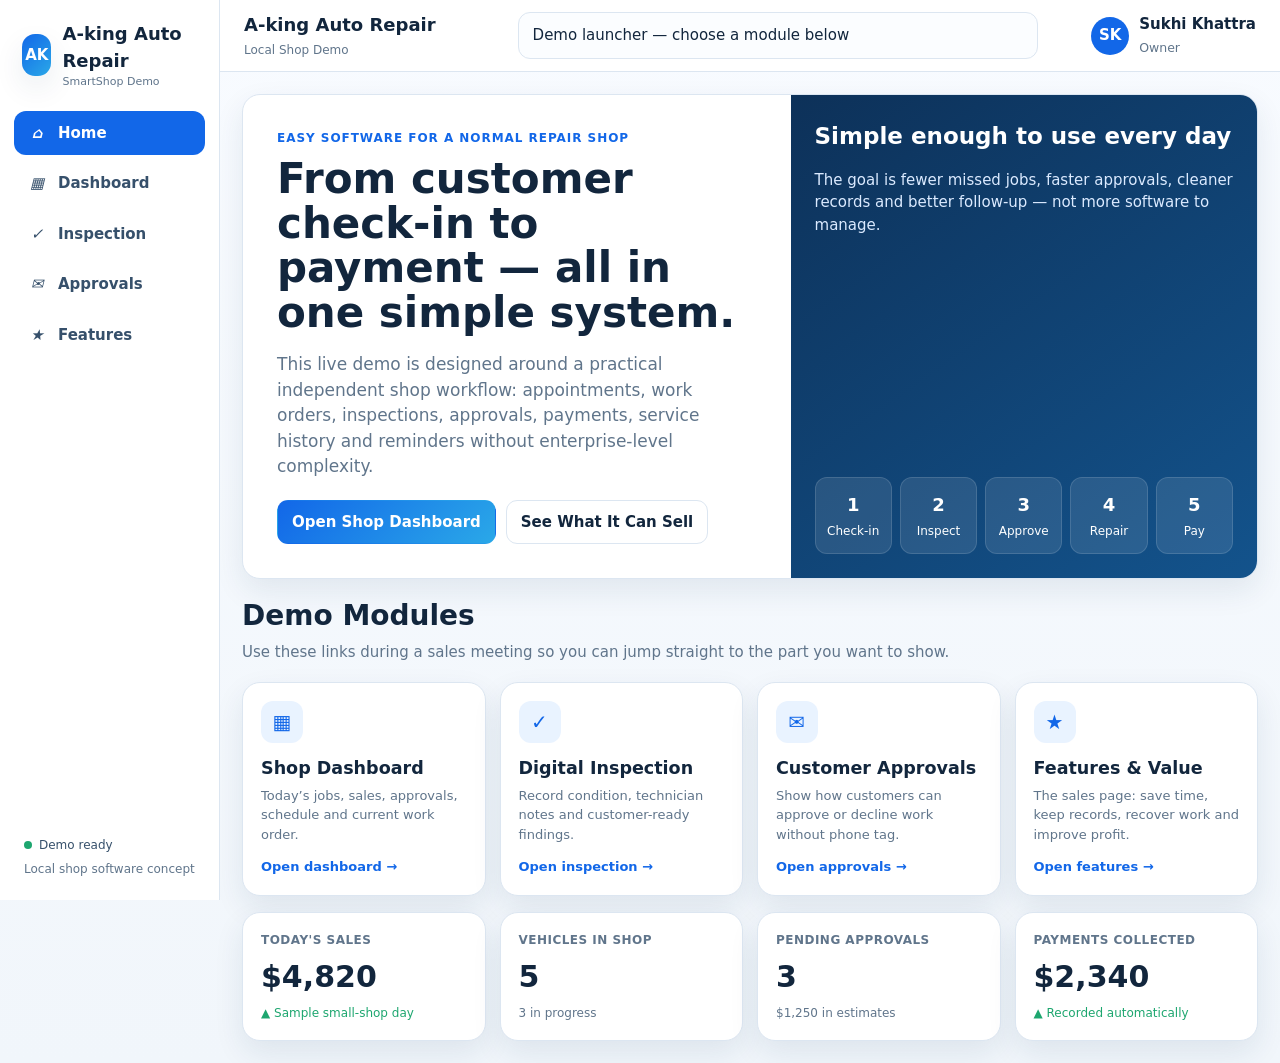
<file: index.html>
<!doctype html><html lang="en"><head><meta charset="utf-8"><meta name="viewport" content="width=device-width,initial-scale=1"><title>A-king Auto Repair | SmartShop Demo</title><link rel="stylesheet" href="styles.css"></head><body>
<div class="app"><aside class="sidebar"><div class="brand"><div class="brand-mark">AK</div><div><strong>A-king Auto Repair</strong><small>SmartShop Demo</small></div></div><nav class="nav"><a class="active" href="index.html"><i class="nav-icon">⌂</i><span>Home</span></a><a href="dashboard.html"><i class="nav-icon">▦</i><span>Dashboard</span></a><a href="inspection.html"><i class="nav-icon">✓</i><span>Inspection</span></a><a href="approvals.html"><i class="nav-icon">✉</i><span>Approvals</span></a><a href="features.html"><i class="nav-icon">★</i><span>Features</span></a></nav><div class="sidebar-foot"><div class="online"><i></i><span>Demo ready</span></div><span>Local shop software concept</span></div></aside>
<main class="main"><header class="topbar"><div class="shop-title"><strong>A-king Auto Repair</strong><span>Local Shop Demo</span></div><div class="search"><input value="Demo launcher — choose a module below" readonly></div><div class="owner"><div class="avatar">SK</div><div><b>Sukhi Khattra</b><small>Owner</small></div></div></header><div class="content">
<section class="card home-hero"><div class="hero-copy"><div class="eyebrow">EASY SOFTWARE FOR A NORMAL REPAIR SHOP</div><h1>From customer check-in to payment — all in one simple system.</h1><p>This live demo is designed around a practical independent shop workflow: appointments, work orders, inspections, approvals, payments, service history and reminders without enterprise-level complexity.</p><div class="hero-actions"><a class="btn primary" href="dashboard.html">Open Shop Dashboard</a><a class="btn" href="features.html">See What It Can Sell</a></div></div><div class="hero-side"><div><h2>Simple enough to use every day</h2><p>The goal is fewer missed jobs, faster approvals, cleaner records and better follow-up — not more software to manage.</p></div><div class="mini-flow"><div class="flow-step"><b>1</b>Check-in</div><div class="flow-step"><b>2</b>Inspect</div><div class="flow-step"><b>3</b>Approve</div><div class="flow-step"><b>4</b>Repair</div><div class="flow-step"><b>5</b>Pay</div></div></div></section>
<div class="page-head section-gap"><div><h1>Demo Modules</h1><p>Use these links during a sales meeting so you can jump straight to the part you want to show.</p></div></div>
<section class="launch-grid"><a class="card launch" href="dashboard.html"><div class="icon">▦</div><h3>Shop Dashboard</h3><p>Today’s jobs, sales, approvals, schedule and current work order.</p><div class="go">Open dashboard →</div></a><a class="card launch" href="inspection.html"><div class="icon">✓</div><h3>Digital Inspection</h3><p>Record condition, technician notes and customer-ready findings.</p><div class="go">Open inspection →</div></a><a class="card launch" href="approvals.html"><div class="icon">✉</div><h3>Customer Approvals</h3><p>Show how customers can approve or decline work without phone tag.</p><div class="go">Open approvals →</div></a><a class="card launch" href="features.html"><div class="icon">★</div><h3>Features & Value</h3><p>The sales page: save time, keep records, recover work and improve profit.</p><div class="go">Open features →</div></a></section>
<section class="grid4 section-gap"><div class="card metric"><div class="metric-label">TODAY'S SALES</div><div class="metric-value">$4,820</div><div class="metric-sub up">▲ Sample small-shop day</div></div><div class="card metric"><div class="metric-label">VEHICLES IN SHOP</div><div class="metric-value">5</div><div class="metric-sub">3 in progress</div></div><div class="card metric"><div class="metric-label">PENDING APPROVALS</div><div class="metric-value">3</div><div class="metric-sub">$1,250 in estimates</div></div><div class="card metric"><div class="metric-label">PAYMENTS COLLECTED</div><div class="metric-value">$2,340</div><div class="metric-sub up">▲ Recorded automatically</div></div></section>
</div></main></div><script src="app.js"></script></body></html>
</file>
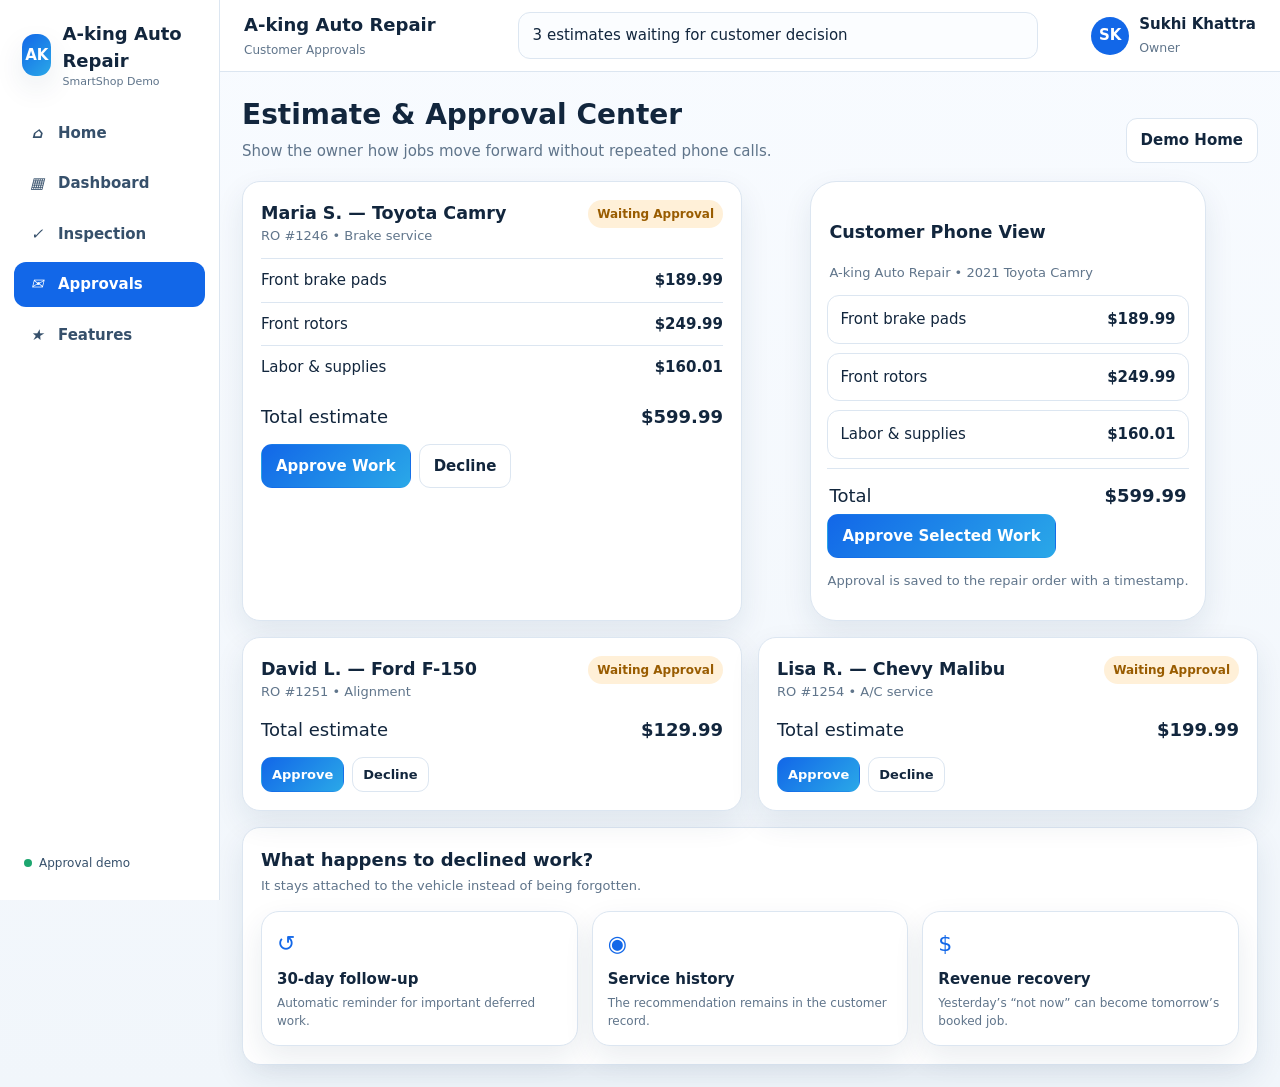
<file: approvals.html>
<!doctype html><html lang="en"><head><meta charset="utf-8"><meta name="viewport" content="width=device-width,initial-scale=1"><title>A-king Auto Repair | Approval Demo</title><link rel="stylesheet" href="styles.css"></head><body><div class="app"><aside class="sidebar"><div class="brand"><div class="brand-mark">AK</div><div><strong>A-king Auto Repair</strong><small>SmartShop Demo</small></div></div><nav class="nav"><a href="index.html"><i class="nav-icon">⌂</i><span>Home</span></a><a href="dashboard.html"><i class="nav-icon">▦</i><span>Dashboard</span></a><a href="inspection.html"><i class="nav-icon">✓</i><span>Inspection</span></a><a class="active" href="approvals.html"><i class="nav-icon">✉</i><span>Approvals</span></a><a href="features.html"><i class="nav-icon">★</i><span>Features</span></a></nav><div class="sidebar-foot"><div class="online"><i></i><span>Approval demo</span></div></div></aside><main class="main"><header class="topbar"><div class="shop-title"><strong>A-king Auto Repair</strong><span>Customer Approvals</span></div><div class="search"><input value="3 estimates waiting for customer decision" readonly></div><div class="owner"><div class="avatar">SK</div><div><b>Sukhi Khattra</b><small>Owner</small></div></div></header><div class="content"><div class="page-head"><div><h1>Estimate & Approval Center</h1><p>Show the owner how jobs move forward without repeated phone calls.</p></div><a class="btn" href="index.html">Demo Home</a></div>
<div class="grid2"><section class="card approval-card"><div class="approval-top"><div><h3>Maria S. — Toyota Camry</h3><div class="approval-meta">RO #1246 • Brake service</div></div><span data-approval="1246" class="status s-orange">Waiting Approval</span></div><div class="approval-items"><div class="approval-item"><span>Front brake pads</span><b>$189.99</b></div><div class="approval-item"><span>Front rotors</span><b>$249.99</b></div><div class="approval-item"><span>Labor & supplies</span><b>$160.01</b></div></div><div class="approval-total"><span>Total estimate</span><b>$599.99</b></div><div class="approval-actions"><button data-approve-btn="1246" class="btn primary" onclick="setApproval('1246','approved')">Approve Work</button><button data-decline-btn="1246" class="btn" onclick="setApproval('1246','declined')">Decline</button></div></section><section class="card phone-preview"><div class="phone-head"><h3>Customer Phone View</h3><div class="approval-meta">A-king Auto Repair • 2021 Toyota Camry</div></div><div class="phone-job"><span>Front brake pads</span><b>$189.99</b></div><div class="phone-job"><span>Front rotors</span><b>$249.99</b></div><div class="phone-job"><span>Labor & supplies</span><b>$160.01</b></div><div class="phone-total"><span>Total</span><b>$599.99</b></div><button class="btn primary full" onclick="setApproval('1246','approved')">Approve Selected Work</button><p class="approval-meta">Approval is saved to the repair order with a timestamp.</p></section></div>
<section class="grid2 section-gap"><div class="card approval-card"><div class="approval-top"><div><h3>David L. — Ford F-150</h3><div class="approval-meta">RO #1251 • Alignment</div></div><span data-approval="1251" class="status s-orange">Waiting Approval</span></div><div class="approval-total"><span>Total estimate</span><b>$129.99</b></div><div class="approval-actions"><button data-approve-btn="1251" class="btn small primary" onclick="setApproval('1251','approved')">Approve</button><button data-decline-btn="1251" class="btn small" onclick="setApproval('1251','declined')">Decline</button></div></div><div class="card approval-card"><div class="approval-top"><div><h3>Lisa R. — Chevy Malibu</h3><div class="approval-meta">RO #1254 • A/C service</div></div><span data-approval="1254" class="status s-orange">Waiting Approval</span></div><div class="approval-total"><span>Total estimate</span><b>$199.99</b></div><div class="approval-actions"><button data-approve-btn="1254" class="btn small primary" onclick="setApproval('1254','approved')">Approve</button><button data-decline-btn="1254" class="btn small" onclick="setApproval('1254','declined')">Decline</button></div></div></section>
<section class="card panel section-gap"><h2>What happens to declined work?</h2><div class="panel-desc">It stays attached to the vehicle instead of being forgotten.</div><div class="grid3"><div class="card feature"><div class="ficon">↺</div><b>30-day follow-up</b><p>Automatic reminder for important deferred work.</p></div><div class="card feature"><div class="ficon">◉</div><b>Service history</b><p>The recommendation remains in the customer record.</p></div><div class="card feature"><div class="ficon">$</div><b>Revenue recovery</b><p>Yesterday’s “not now” can become tomorrow’s booked job.</p></div></div></section>
</div></main></div><script src="app.js"></script></body></html>
</file>
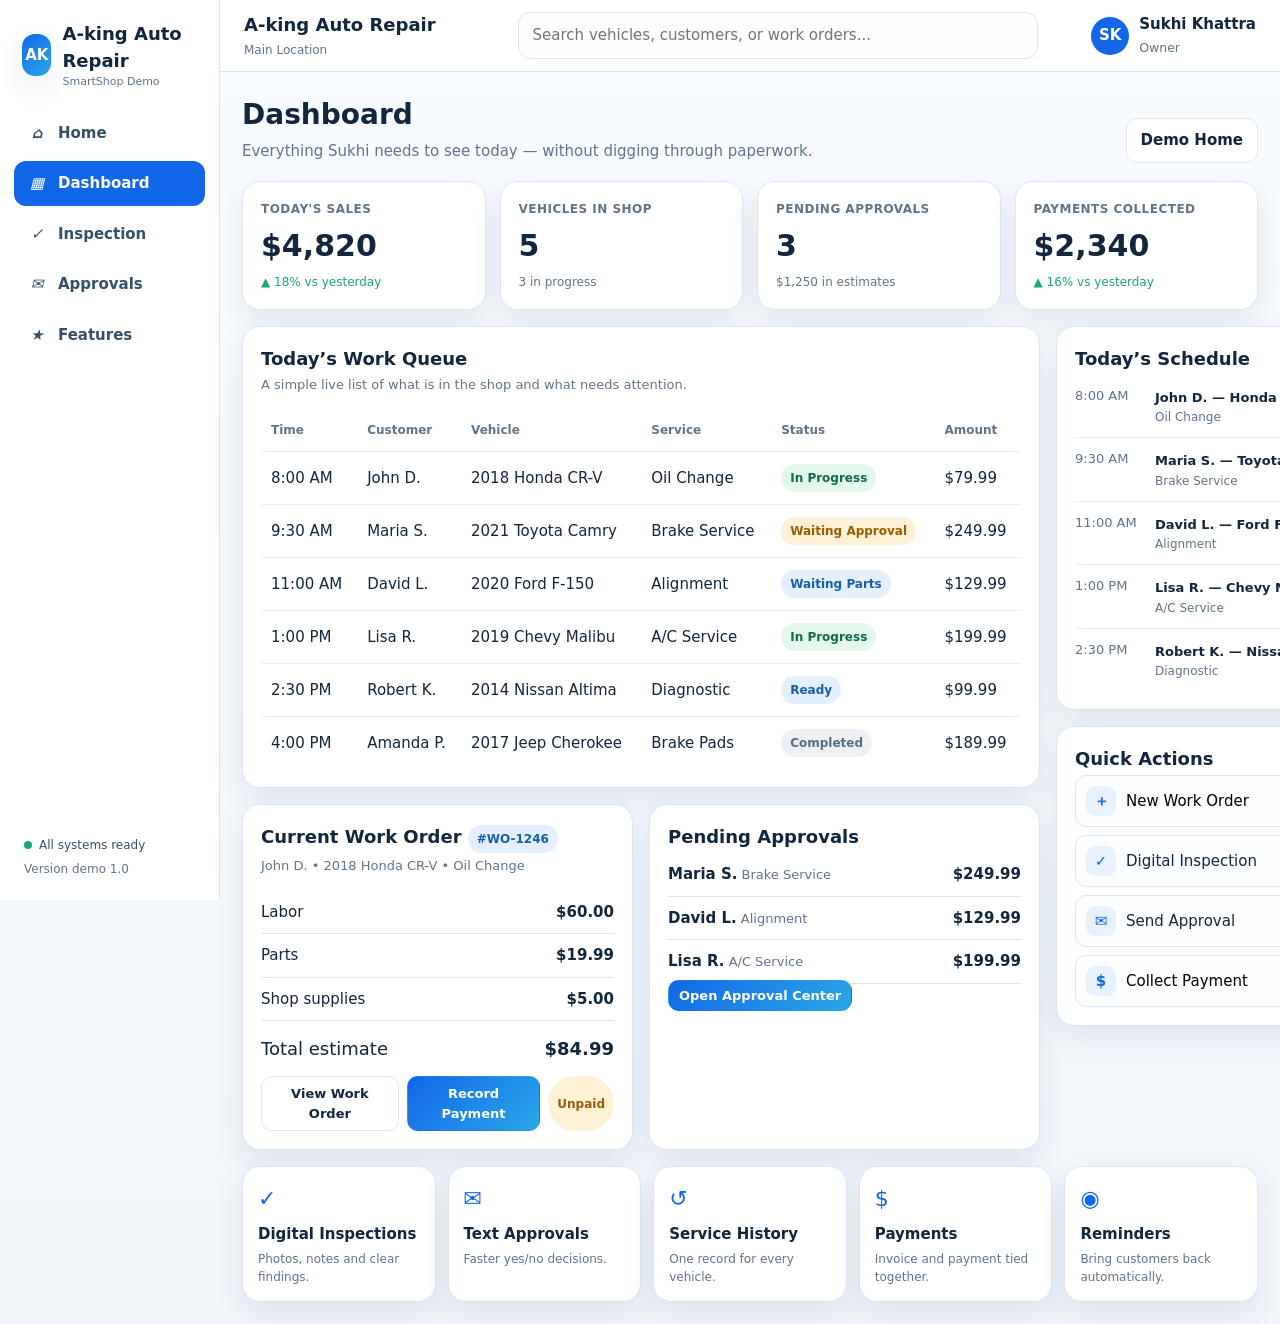
<file: dashboard.html>
<!doctype html><html lang="en"><head><meta charset="utf-8"><meta name="viewport" content="width=device-width,initial-scale=1"><title>A-king Auto Repair | Dashboard</title><link rel="stylesheet" href="styles.css"></head><body>
<div class="app"><aside class="sidebar"><div class="brand"><div class="brand-mark">AK</div><div><strong>A-king Auto Repair</strong><small>SmartShop Demo</small></div></div><nav class="nav"><a href="index.html"><i class="nav-icon">⌂</i><span>Home</span></a><a class="active" href="dashboard.html"><i class="nav-icon">▦</i><span>Dashboard</span></a><a href="inspection.html"><i class="nav-icon">✓</i><span>Inspection</span></a><a href="approvals.html"><i class="nav-icon">✉</i><span>Approvals</span></a><a href="features.html"><i class="nav-icon">★</i><span>Features</span></a></nav><div class="sidebar-foot"><div class="online"><i></i><span>All systems ready</span></div><span>Version demo 1.0</span></div></aside>
<main class="main"><header class="topbar"><div class="shop-title"><strong>A-king Auto Repair</strong><span>Main Location</span></div><div class="search"><input placeholder="Search vehicles, customers, or work orders..."></div><div class="owner"><div class="avatar">SK</div><div><b>Sukhi Khattra</b><small>Owner</small></div></div></header><div class="content"><div class="page-head"><div><h1>Dashboard</h1><p>Everything Sukhi needs to see today — without digging through paperwork.</p></div><a class="btn" href="index.html">Demo Home</a></div>
<section class="grid4"><div class="card metric"><div class="metric-label">TODAY'S SALES</div><div class="metric-value">$4,820</div><div class="metric-sub up">▲ 18% vs yesterday</div></div><div class="card metric"><div class="metric-label">VEHICLES IN SHOP</div><div class="metric-value">5</div><div class="metric-sub">3 in progress</div></div><div class="card metric"><div class="metric-label">PENDING APPROVALS</div><div class="metric-value">3</div><div class="metric-sub">$1,250 in estimates</div></div><div class="card metric"><div class="metric-label">PAYMENTS COLLECTED</div><div class="metric-value">$2,340</div><div class="metric-sub up">▲ 16% vs yesterday</div></div></section>
<div class="split-main section-gap"><div><section class="card panel"><h2>Today’s Work Queue</h2><div class="panel-desc">A simple live list of what is in the shop and what needs attention.</div><div class="table-wrap"><table class="queue"><thead><tr><th>Time</th><th>Customer</th><th>Vehicle</th><th>Service</th><th>Status</th><th>Amount</th></tr></thead><tbody><tr><td>8:00 AM</td><td>John D.</td><td>2018 Honda CR-V</td><td>Oil Change</td><td><span class="status s-green">In Progress</span></td><td>$79.99</td></tr><tr><td>9:30 AM</td><td>Maria S.</td><td>2021 Toyota Camry</td><td>Brake Service</td><td><span data-approval="1246" class="status s-orange">Waiting Approval</span></td><td>$249.99</td></tr><tr><td>11:00 AM</td><td>David L.</td><td>2020 Ford F-150</td><td>Alignment</td><td><span class="status s-blue">Waiting Parts</span></td><td>$129.99</td></tr><tr><td>1:00 PM</td><td>Lisa R.</td><td>2019 Chevy Malibu</td><td>A/C Service</td><td><span class="status s-green">In Progress</span></td><td>$199.99</td></tr><tr><td>2:30 PM</td><td>Robert K.</td><td>2014 Nissan Altima</td><td>Diagnostic</td><td><span class="status s-blue">Ready</span></td><td>$99.99</td></tr><tr><td>4:00 PM</td><td>Amanda P.</td><td>2017 Jeep Cherokee</td><td>Brake Pads</td><td><span class="status s-gray">Completed</span></td><td>$189.99</td></tr></tbody></table></div></section>
<section class="grid2 section-gap"><div class="card panel"><h2>Current Work Order <span class="status s-blue">#WO-1246</span></h2><div class="panel-desc">John D. • 2018 Honda CR-V • Oil Change</div><div class="approval-item"><span>Labor</span><b>$60.00</b></div><div class="approval-item"><span>Parts</span><b>$19.99</b></div><div class="approval-item"><span>Shop supplies</span><b>$5.00</b></div><div class="approval-total"><span>Total estimate</span><b>$84.99</b></div><div class="approval-actions"><button class="btn small" onclick="toast('Work order opened')">View Work Order</button><button class="btn small primary" onclick="simulatePayment()">Record Payment</button><span id="paymentStatus" class="status s-orange">Unpaid</span></div></div><div class="card panel"><h2>Pending Approvals</h2><div class="approval-item"><span><b>Maria S.</b><small class="approval-meta"> Brake Service</small></span><b>$249.99</b></div><div class="approval-item"><span><b>David L.</b><small class="approval-meta"> Alignment</small></span><b>$129.99</b></div><div class="approval-item"><span><b>Lisa R.</b><small class="approval-meta"> A/C Service</small></span><b>$199.99</b></div><a class="btn small primary" href="approvals.html">Open Approval Center</a></div></section></div>
<aside><section class="card panel"><h2>Today’s Schedule</h2><div class="schedule"><div class="schedule-row"><time>8:00 AM</time><div><b>John D. — Honda CR-V</b><span>Oil Change</span></div></div><div class="schedule-row"><time>9:30 AM</time><div><b>Maria S. — Toyota Camry</b><span>Brake Service</span></div></div><div class="schedule-row"><time>11:00 AM</time><div><b>David L. — Ford F-150</b><span>Alignment</span></div></div><div class="schedule-row"><time>1:00 PM</time><div><b>Lisa R. — Chevy Malibu</b><span>A/C Service</span></div></div><div class="schedule-row"><time>2:30 PM</time><div><b>Robert K. — Nissan Altima</b><span>Diagnostic</span></div></div></div></section><section class="card panel section-gap"><h2>Quick Actions</h2><div class="quick-list"><button class="quick-action" onclick="toast('New work order started')"><i>＋</i>New Work Order</button><a class="quick-action" href="inspection.html"><i>✓</i>Digital Inspection</a><a class="quick-action" href="approvals.html"><i>✉</i>Send Approval</a><button class="quick-action" onclick="simulatePayment()"><i>$</i>Collect Payment</button></div></section></aside></div>
<section class="feature-strip section-gap"><div class="card feature"><div class="ficon">✓</div><b>Digital Inspections</b><p>Photos, notes and clear findings.</p></div><div class="card feature"><div class="ficon">✉</div><b>Text Approvals</b><p>Faster yes/no decisions.</p></div><div class="card feature"><div class="ficon">↺</div><b>Service History</b><p>One record for every vehicle.</p></div><div class="card feature"><div class="ficon">$</div><b>Payments</b><p>Invoice and payment tied together.</p></div><div class="card feature"><div class="ficon">◉</div><b>Reminders</b><p>Bring customers back automatically.</p></div></section>
</div></main></div><script src="app.js"></script></body></html>
</file>
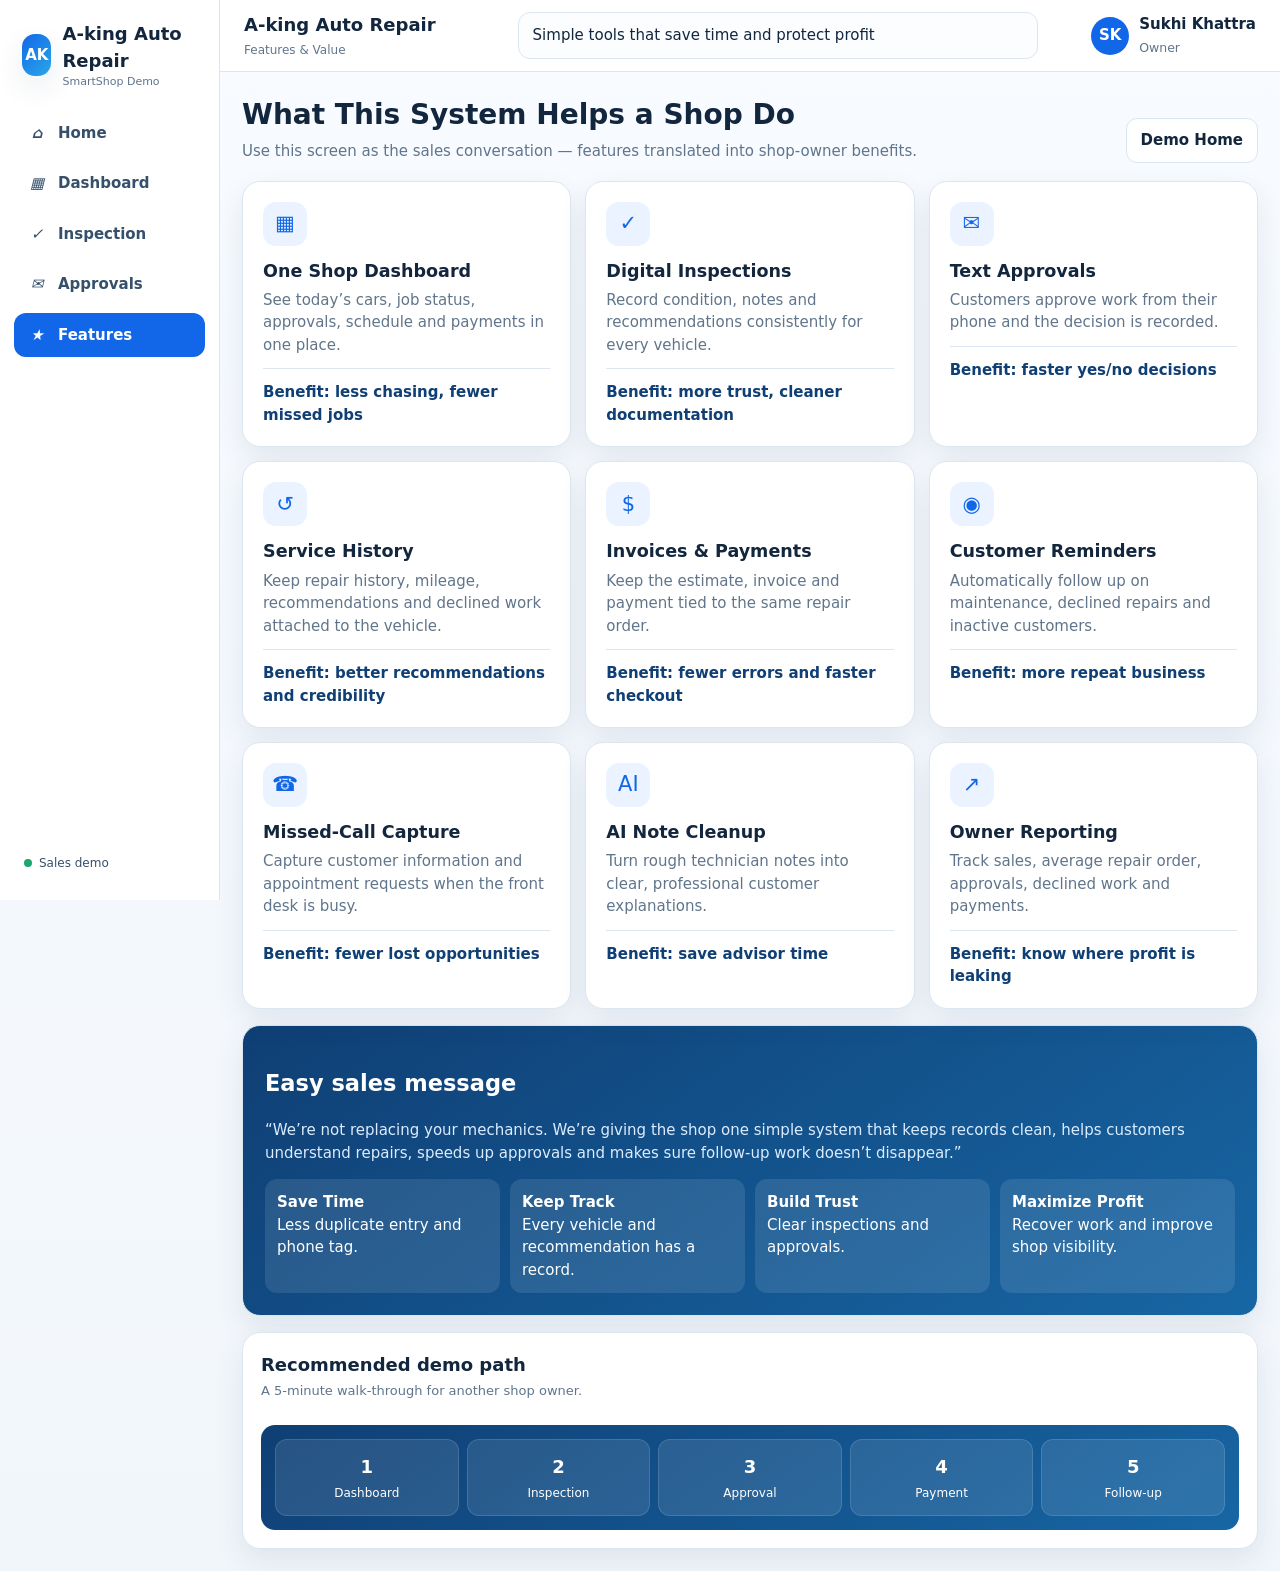
<file: features.html>
<!doctype html><html lang="en"><head><meta charset="utf-8"><meta name="viewport" content="width=device-width,initial-scale=1"><title>A-king Auto Repair | Features</title><link rel="stylesheet" href="styles.css"></head><body><div class="app"><aside class="sidebar"><div class="brand"><div class="brand-mark">AK</div><div><strong>A-king Auto Repair</strong><small>SmartShop Demo</small></div></div><nav class="nav"><a href="index.html"><i class="nav-icon">⌂</i><span>Home</span></a><a href="dashboard.html"><i class="nav-icon">▦</i><span>Dashboard</span></a><a href="inspection.html"><i class="nav-icon">✓</i><span>Inspection</span></a><a href="approvals.html"><i class="nav-icon">✉</i><span>Approvals</span></a><a class="active" href="features.html"><i class="nav-icon">★</i><span>Features</span></a></nav><div class="sidebar-foot"><div class="online"><i></i><span>Sales demo</span></div></div></aside><main class="main"><header class="topbar"><div class="shop-title"><strong>A-king Auto Repair</strong><span>Features & Value</span></div><div class="search"><input value="Simple tools that save time and protect profit" readonly></div><div class="owner"><div class="avatar">SK</div><div><b>Sukhi Khattra</b><small>Owner</small></div></div></header><div class="content"><div class="page-head"><div><h1>What This System Helps a Shop Do</h1><p>Use this screen as the sales conversation — features translated into shop-owner benefits.</p></div><a class="btn" href="index.html">Demo Home</a></div>
<section class="features-grid"><div class="card sales-feature"><div class="icon">▦</div><h3>One Shop Dashboard</h3><p>See today’s cars, job status, approvals, schedule and payments in one place.</p><div class="benefit">Benefit: less chasing, fewer missed jobs</div></div><div class="card sales-feature"><div class="icon">✓</div><h3>Digital Inspections</h3><p>Record condition, notes and recommendations consistently for every vehicle.</p><div class="benefit">Benefit: more trust, cleaner documentation</div></div><div class="card sales-feature"><div class="icon">✉</div><h3>Text Approvals</h3><p>Customers approve work from their phone and the decision is recorded.</p><div class="benefit">Benefit: faster yes/no decisions</div></div><div class="card sales-feature"><div class="icon">↺</div><h3>Service History</h3><p>Keep repair history, mileage, recommendations and declined work attached to the vehicle.</p><div class="benefit">Benefit: better recommendations and credibility</div></div><div class="card sales-feature"><div class="icon">$</div><h3>Invoices & Payments</h3><p>Keep the estimate, invoice and payment tied to the same repair order.</p><div class="benefit">Benefit: fewer errors and faster checkout</div></div><div class="card sales-feature"><div class="icon">◉</div><h3>Customer Reminders</h3><p>Automatically follow up on maintenance, declined repairs and inactive customers.</p><div class="benefit">Benefit: more repeat business</div></div><div class="card sales-feature"><div class="icon">☎</div><h3>Missed-Call Capture</h3><p>Capture customer information and appointment requests when the front desk is busy.</p><div class="benefit">Benefit: fewer lost opportunities</div></div><div class="card sales-feature"><div class="icon">AI</div><h3>AI Note Cleanup</h3><p>Turn rough technician notes into clear, professional customer explanations.</p><div class="benefit">Benefit: save advisor time</div></div><div class="card sales-feature"><div class="icon">↗</div><h3>Owner Reporting</h3><p>Track sales, average repair order, approvals, declined work and payments.</p><div class="benefit">Benefit: know where profit is leaking</div></div></section>
<section class="card sales-pitch section-gap"><h2>Easy sales message</h2><p>“We’re not replacing your mechanics. We’re giving the shop one simple system that keeps records clean, helps customers understand repairs, speeds up approvals and makes sure follow-up work doesn’t disappear.”</p><div class="sales-pitch-grid"><div><b>Save Time</b><br>Less duplicate entry and phone tag.</div><div><b>Keep Track</b><br>Every vehicle and recommendation has a record.</div><div><b>Build Trust</b><br>Clear inspections and approvals.</div><div><b>Maximize Profit</b><br>Recover work and improve shop visibility.</div></div></section>
<section class="card panel section-gap"><h2>Recommended demo path</h2><div class="panel-desc">A 5-minute walk-through for another shop owner.</div><div class="mini-flow" style="color:#fff;background:linear-gradient(145deg,#0f3f74,#1766a4);padding:14px;border-radius:14px"><a class="flow-step" href="dashboard.html"><b>1</b>Dashboard</a><a class="flow-step" href="inspection.html"><b>2</b>Inspection</a><a class="flow-step" href="approvals.html"><b>3</b>Approval</a><a class="flow-step" href="dashboard.html"><b>4</b>Payment</a><a class="flow-step" href="features.html"><b>5</b>Follow-up</a></div></section>
</div></main></div><script src="app.js"></script></body></html>
</file>
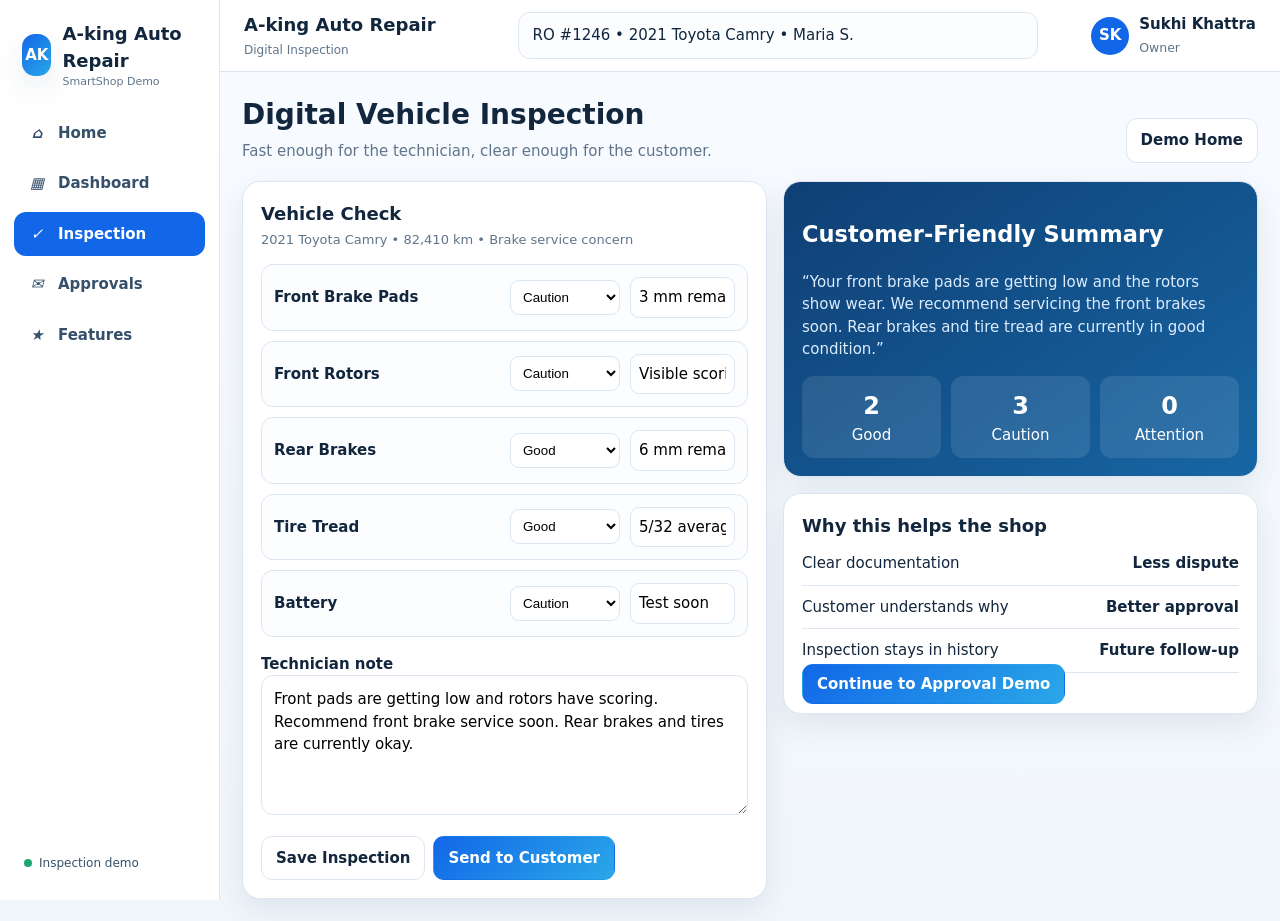
<file: inspection.html>
<!doctype html><html lang="en"><head><meta charset="utf-8"><meta name="viewport" content="width=device-width,initial-scale=1"><title>A-king Auto Repair | Inspection Demo</title><link rel="stylesheet" href="styles.css"></head><body><div class="app"><aside class="sidebar"><div class="brand"><div class="brand-mark">AK</div><div><strong>A-king Auto Repair</strong><small>SmartShop Demo</small></div></div><nav class="nav"><a href="index.html"><i class="nav-icon">⌂</i><span>Home</span></a><a href="dashboard.html"><i class="nav-icon">▦</i><span>Dashboard</span></a><a class="active" href="inspection.html"><i class="nav-icon">✓</i><span>Inspection</span></a><a href="approvals.html"><i class="nav-icon">✉</i><span>Approvals</span></a><a href="features.html"><i class="nav-icon">★</i><span>Features</span></a></nav><div class="sidebar-foot"><div class="online"><i></i><span>Inspection demo</span></div></div></aside><main class="main"><header class="topbar"><div class="shop-title"><strong>A-king Auto Repair</strong><span>Digital Inspection</span></div><div class="search"><input value="RO #1246 • 2021 Toyota Camry • Maria S." readonly></div><div class="owner"><div class="avatar">SK</div><div><b>Sukhi Khattra</b><small>Owner</small></div></div></header><div class="content"><div class="page-head"><div><h1>Digital Vehicle Inspection</h1><p>Fast enough for the technician, clear enough for the customer.</p></div><a class="btn" href="index.html">Demo Home</a></div>
<div class="inspection-layout"><section class="card panel"><h2>Vehicle Check</h2><div class="panel-desc">2021 Toyota Camry • 82,410 km • Brake service concern</div><div class="checklist"><div class="check-row"><b>Front Brake Pads</b><select class="inspection-status"><option>Good</option><option selected>Caution</option><option>Needs Attention</option></select><input value="3 mm remaining"></div><div class="check-row"><b>Front Rotors</b><select class="inspection-status"><option>Good</option><option selected>Caution</option><option>Needs Attention</option></select><input value="Visible scoring"></div><div class="check-row"><b>Rear Brakes</b><select class="inspection-status"><option selected>Good</option><option>Caution</option><option>Needs Attention</option></select><input value="6 mm remaining"></div><div class="check-row"><b>Tire Tread</b><select class="inspection-status"><option selected>Good</option><option>Caution</option><option>Needs Attention</option></select><input value="5/32 average"></div><div class="check-row"><b>Battery</b><select class="inspection-status"><option>Good</option><option selected>Caution</option><option>Needs Attention</option></select><input value="Test soon"></div></div><div class="note-box section-gap"><label><b>Technician note</b></label><textarea id="techNote">Front pads are getting low and rotors have scoring. Recommend front brake service soon. Rear brakes and tires are currently okay.</textarea></div><div class="approval-actions"><button class="btn" onclick="saveInspection()">Save Inspection</button><button class="btn primary" onclick="sendInspection()">Send to Customer</button></div></section>
<aside><section class="card summary-box"><h2>Customer-Friendly Summary</h2><p>“Your front brake pads are getting low and the rotors show wear. We recommend servicing the front brakes soon. Rear brakes and tire tread are currently in good condition.”</p><div class="summary-counts"><div><b id="goodCount">0</b>Good</div><div><b id="cautionCount">0</b>Caution</div><div><b id="attentionCount">0</b>Attention</div></div></section><section class="card panel section-gap"><h2>Why this helps the shop</h2><div class="approval-item"><span>Clear documentation</span><b>Less dispute</b></div><div class="approval-item"><span>Customer understands why</span><b>Better approval</b></div><div class="approval-item"><span>Inspection stays in history</span><b>Future follow-up</b></div><a class="btn primary section-gap" href="approvals.html">Continue to Approval Demo</a></section></aside></div>
</div></main></div><script src="app.js"></script></body></html>
</file>
<file: styles.css>
:root{
  --bg:#f4f8fc; --surface:#fff; --surface2:#eef5ff; --line:#dce6f1; --text:#12263d; --muted:#60758b;
  --blue:#1267e8; --blue2:#2aa8e8; --navy:#0f3f74; --green:#1da66f; --orange:#ee9a1b; --red:#d94e57;
  --shadow:0 12px 30px rgba(21,53,86,.09); --radius:18px;
}
*{box-sizing:border-box} html{scroll-behavior:smooth} body{margin:0;background:linear-gradient(180deg,#f8fbff,#f1f6fb);color:var(--text);font:15px/1.5 Inter,ui-sans-serif,system-ui,-apple-system,Segoe UI,Roboto,Arial,sans-serif} a{color:inherit;text-decoration:none} button,input,textarea{font:inherit} button{cursor:pointer}
.app{min-height:100vh;display:grid;grid-template-columns:220px 1fr}.sidebar{background:#fff;border-right:1px solid var(--line);padding:18px 14px;position:sticky;top:0;height:100vh;display:flex;flex-direction:column}.brand{display:flex;gap:11px;align-items:center;padding:2px 8px 20px}.brand-mark{width:42px;height:42px;border-radius:13px;background:linear-gradient(135deg,var(--blue),var(--blue2));color:#fff;font-weight:900;display:grid;place-items:center;box-shadow:var(--shadow)}.brand strong{font-size:18px}.brand small{display:block;color:var(--muted);font-size:11px}.nav{display:grid;gap:6px}.nav a{display:flex;align-items:center;gap:10px;padding:11px 12px;border-radius:12px;color:#36506b;font-weight:700}.nav a:hover{background:#f2f7fd}.nav a.active{background:var(--blue);color:#fff}.nav-icon{width:22px;text-align:center}.sidebar-foot{margin-top:auto;padding:14px 10px 4px;color:var(--muted);font-size:12px}.online{display:flex;align-items:center;gap:7px;color:#36506b;margin-bottom:6px}.online i{width:8px;height:8px;background:var(--green);border-radius:50%}
.main{min-width:0}.topbar{height:72px;background:#fff;border-bottom:1px solid var(--line);display:flex;align-items:center;gap:16px;padding:0 24px;position:sticky;top:0;z-index:20}.shop-title{min-width:220px}.shop-title strong{display:block;font-size:18px}.shop-title span{color:var(--muted);font-size:12px}.search{flex:1;max-width:520px;margin:auto}.search input{width:100%;padding:11px 14px;border:1px solid var(--line);border-radius:12px;background:#fbfdff;color:var(--text)}.owner{display:flex;align-items:center;gap:10px}.avatar{width:38px;height:38px;border-radius:50%;background:var(--blue);color:#fff;display:grid;place-items:center;font-weight:800}.owner b{display:block}.owner small{color:var(--muted)}
.content{padding:22px;max-width:1440px;margin:auto}.page-head{display:flex;justify-content:space-between;gap:18px;align-items:flex-end;margin-bottom:18px}.page-head h1{margin:0;font-size:28px}.page-head p{margin:4px 0 0;color:var(--muted)}.btn{border:1px solid var(--line);background:#fff;color:var(--text);padding:10px 14px;border-radius:11px;font-weight:800}.btn.primary{border-color:transparent;background:linear-gradient(135deg,var(--blue),var(--blue2));color:#fff}.btn.small{padding:7px 10px;font-size:13px}.btn.ghost{background:#f7fbff}.btn:disabled{opacity:.55;cursor:default}
.card{background:var(--surface);border:1px solid var(--line);border-radius:var(--radius);box-shadow:var(--shadow)}.grid4{display:grid;grid-template-columns:repeat(4,1fr);gap:14px}.grid3{display:grid;grid-template-columns:repeat(3,1fr);gap:14px}.grid2{display:grid;grid-template-columns:repeat(2,1fr);gap:16px}.metric{padding:18px}.metric-label{color:var(--muted);font-size:12px;font-weight:800;letter-spacing:.04em}.metric-value{font-size:30px;font-weight:900;margin:5px 0}.metric-sub{font-size:12px;color:var(--muted)}.up{color:var(--green)}.panel{padding:18px}.panel h2{font-size:18px;margin:0 0 3px}.panel-desc{color:var(--muted);font-size:13px;margin-bottom:15px}.section-gap{margin-top:16px}
.table-wrap{overflow:auto}.queue{width:100%;border-collapse:collapse;min-width:760px}.queue th,.queue td{text-align:left;padding:12px 10px;border-bottom:1px solid #e7eef6}.queue th{font-size:12px;color:var(--muted);font-weight:800}.queue tr:last-child td{border-bottom:0}.status{display:inline-flex;align-items:center;padding:5px 9px;border-radius:999px;font-size:12px;font-weight:800}.s-green{background:#e3f7ed;color:#116c47}.s-orange{background:#fff0d8;color:#995c00}.s-blue{background:#e4f0ff;color:#145fae}.s-gray{background:#edf1f5;color:#586c80}.s-red{background:#fde8ea;color:#9b2230}
.home-hero{display:grid;grid-template-columns:1.08fr .92fr;overflow:hidden}.hero-copy{padding:34px}.eyebrow{color:var(--blue);font-size:12px;font-weight:900;letter-spacing:.08em}.hero-copy h1{font-size:42px;line-height:1.06;margin:10px 0 14px}.hero-copy p{color:var(--muted);font-size:17px;max-width:700px}.hero-actions{display:flex;gap:10px;flex-wrap:wrap;margin-top:20px}.hero-side{padding:24px;background:linear-gradient(145deg,#0d3159,#13538c);color:#fff;display:flex;flex-direction:column;justify-content:space-between}.hero-side h2{font-size:23px;margin:0 0 8px}.hero-side p{color:#dbeaff}.mini-flow{display:grid;grid-template-columns:repeat(5,1fr);gap:8px;margin-top:24px}.flow-step{background:rgba(255,255,255,.10);border:1px solid rgba(255,255,255,.13);padding:13px 8px;border-radius:12px;text-align:center;font-size:12px}.flow-step b{display:block;font-size:18px;margin-bottom:4px}
.launch-grid{display:grid;grid-template-columns:repeat(4,1fr);gap:14px}.launch{padding:18px;transition:.18s transform,.18s box-shadow}.launch:hover{transform:translateY(-2px);box-shadow:0 16px 32px rgba(21,53,86,.13)}.launch .icon{width:42px;height:42px;border-radius:12px;background:#e9f3ff;color:var(--blue);display:grid;place-items:center;font-size:20px;margin-bottom:12px}.launch h3{margin:0 0 5px}.launch p{margin:0;color:var(--muted);font-size:13px}.launch .go{margin-top:13px;color:var(--blue);font-weight:800;font-size:13px}
.split-main{display:grid;grid-template-columns:1fr 330px;gap:16px}.schedule{display:grid;gap:0}.schedule-row{display:grid;grid-template-columns:72px 1fr;gap:8px;padding:11px 0;border-bottom:1px solid #e8eef5}.schedule-row:last-child{border-bottom:0}.schedule-row time{color:var(--muted);font-size:13px}.schedule-row b{font-size:13px}.schedule-row span{color:var(--muted);font-size:12px;display:block}.quick-list{display:grid;gap:8px}.quick-action{display:flex;align-items:center;gap:10px;padding:10px;border:1px solid var(--line);border-radius:11px;background:#fbfdff}.quick-action i{width:30px;height:30px;border-radius:9px;background:#e8f2ff;color:var(--blue);display:grid;place-items:center;font-style:normal;font-weight:900}
.feature-strip{display:grid;grid-template-columns:repeat(5,1fr);gap:12px}.feature{padding:15px}.feature b{display:block;margin-bottom:4px}.feature p{margin:0;color:var(--muted);font-size:12px}.feature .ficon{font-size:22px;color:var(--blue);margin-bottom:8px}
.inspection-layout{display:grid;grid-template-columns:1.05fr .95fr;gap:16px}.checklist{display:grid;gap:10px}.check-row{display:grid;grid-template-columns:1fr 110px 105px;align-items:center;gap:10px;padding:12px;border:1px solid var(--line);border-radius:12px;background:#fbfdff}.check-row select{padding:8px;border:1px solid var(--line);border-radius:9px;background:white}.check-row input{padding:8px;border:1px solid var(--line);border-radius:9px;width:100%}.note-box textarea{width:100%;min-height:140px;padding:12px;border:1px solid var(--line);border-radius:12px;resize:vertical}.summary-box{padding:18px;background:linear-gradient(145deg,#0f3f74,#1766a4);color:#fff}.summary-box p{color:#dcecff}.summary-counts{display:grid;grid-template-columns:repeat(3,1fr);gap:10px;margin-top:15px}.summary-counts div{background:rgba(255,255,255,.10);padding:12px;border-radius:12px;text-align:center}.summary-counts b{display:block;font-size:24px}
.approval-card{padding:18px}.approval-top{display:flex;justify-content:space-between;gap:12px;align-items:flex-start}.approval-top h3{margin:0}.approval-meta{color:var(--muted);font-size:13px}.approval-items{margin-top:13px;border-top:1px solid var(--line)}.approval-item{display:flex;justify-content:space-between;gap:12px;padding:10px 0;border-bottom:1px solid var(--line)}.approval-item:last-child{border-bottom:0}.approval-total{display:flex;justify-content:space-between;margin-top:14px;font-size:18px}.approval-actions{display:flex;gap:8px;margin-top:14px}.phone-preview{max-width:430px;margin:auto;padding:16px;border-radius:26px}.phone-preview .phone-head{padding:4px 2px 13px}.phone-preview .phone-job{display:flex;justify-content:space-between;gap:12px;padding:12px;border:1px solid var(--line);border-radius:12px;margin-bottom:9px;background:#fff}.phone-preview .phone-total{display:flex;justify-content:space-between;padding:13px 2px 5px;border-top:1px solid var(--line);font-size:18px}
.features-grid{display:grid;grid-template-columns:repeat(3,1fr);gap:14px}.sales-feature{padding:20px}.sales-feature .icon{width:44px;height:44px;border-radius:13px;background:#eaf3ff;color:var(--blue);display:grid;place-items:center;font-size:21px;margin-bottom:12px}.sales-feature h3{margin:0 0 5px}.sales-feature p{margin:0;color:var(--muted)}.benefit{margin-top:12px;padding-top:12px;border-top:1px solid var(--line);font-weight:800;color:var(--navy)}.sales-pitch{padding:22px;background:linear-gradient(145deg,#0f3f74,#1766a4);color:#fff}.sales-pitch p{color:#dcecff}.sales-pitch-grid{display:grid;grid-template-columns:repeat(4,1fr);gap:10px;margin-top:14px}.sales-pitch-grid div{padding:12px;border-radius:12px;background:rgba(255,255,255,.10)}
.toast{position:fixed;right:24px;bottom:24px;background:#102d4b;color:#fff;padding:12px 16px;border-radius:12px;box-shadow:var(--shadow);opacity:0;transform:translateY(12px);pointer-events:none;transition:.2s;z-index:99}.toast.show{opacity:1;transform:translateY(0)}
@media(max-width:1080px){.app{grid-template-columns:78px 1fr}.brand strong,.brand small,.nav a span,.sidebar-foot span{display:none}.brand{justify-content:center}.nav a{justify-content:center}.sidebar{padding-left:10px;padding-right:10px}.grid4,.launch-grid{grid-template-columns:repeat(2,1fr)}.split-main,.inspection-layout{grid-template-columns:1fr}.feature-strip{grid-template-columns:repeat(3,1fr)}.features-grid{grid-template-columns:repeat(2,1fr)}.sales-pitch-grid{grid-template-columns:repeat(2,1fr)}}
@media(max-width:720px){.app{display:block}.sidebar{height:auto;position:static;border-right:0;border-bottom:1px solid var(--line)}.brand{justify-content:flex-start}.brand strong,.brand small{display:block}.nav{display:flex;overflow:auto}.nav a{min-width:50px}.nav a span{display:none}.sidebar-foot{display:none}.topbar{position:static;padding:0 14px}.shop-title{min-width:0}.search{display:none}.owner b,.owner small{display:none}.content{padding:14px}.page-head{align-items:flex-start;flex-direction:column}.grid4,.grid3,.grid2,.launch-grid,.feature-strip,.features-grid,.sales-pitch-grid{grid-template-columns:1fr}.home-hero{grid-template-columns:1fr}.hero-copy h1{font-size:34px}.mini-flow{grid-template-columns:1fr 1fr}.check-row{grid-template-columns:1fr}.queue{min-width:680px}}
</file>
